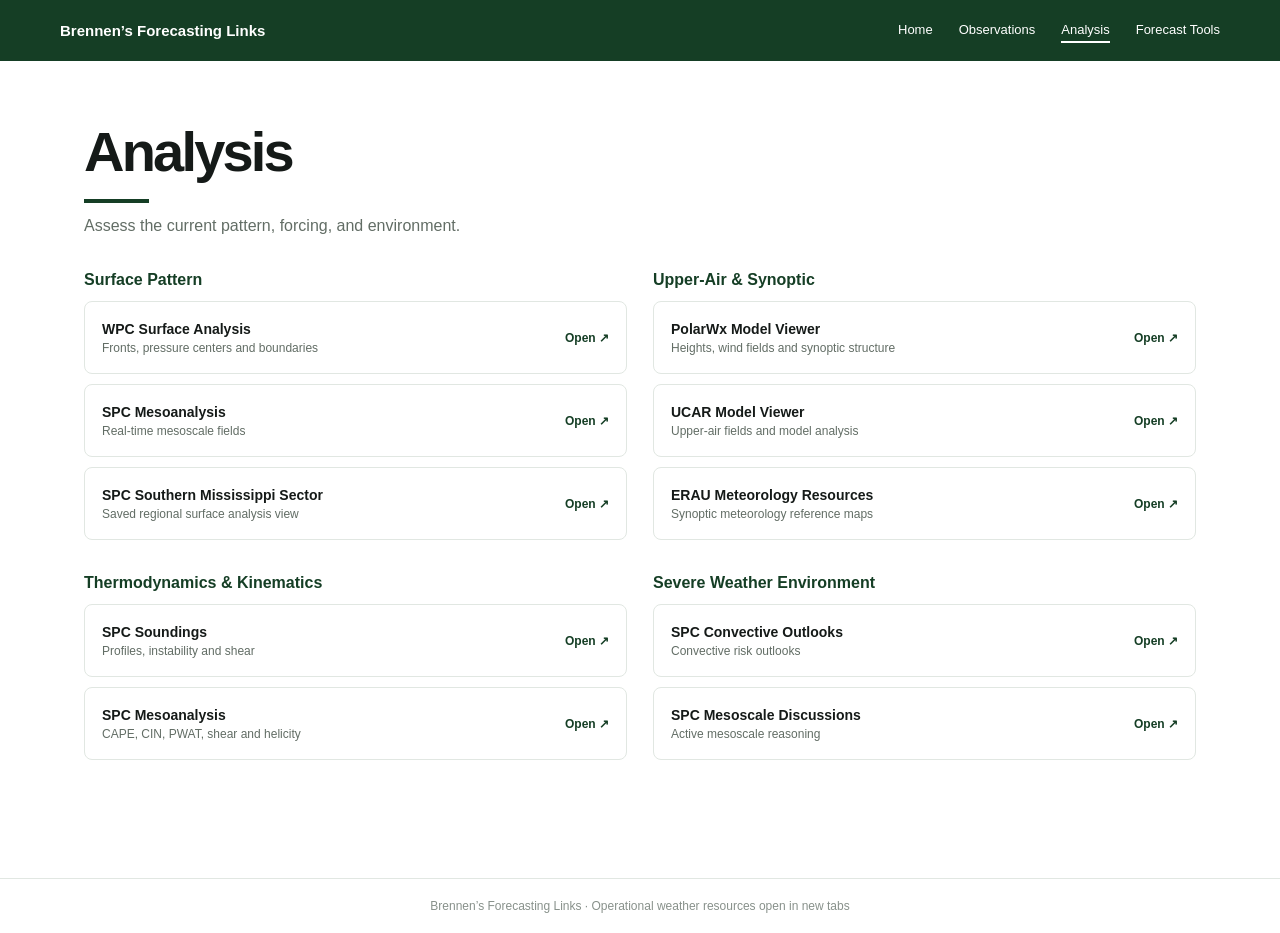
<file: analysis.html>
<!doctype html><html lang="en"><head><meta charset="utf-8"><meta name="viewport" content="width=device-width,initial-scale=1"><meta name="theme-color" content="#153e25"><meta name="description" content="Brennen’s forecasting links: observations, analysis, and forecast tools."><title>Analysis | Brennen’s Forecasting Links</title><link rel="stylesheet" href="style.css"></head><body><header class="top"><a class="brand" href="index.html">Brennen’s Forecasting Links</a><nav class="nav" aria-label="Main navigation"><a href="index.html">Home</a><a href="observations.html">Observations</a><a href="analysis.html" aria-current="page">Analysis</a><a href="forecast-tools.html">Forecast Tools</a></nav></header><main class="wrap"><h1>Analysis</h1><div class="rule"></div><p class="intro">Assess the current pattern, forcing, and environment.</p><div class="sections"><section class="section"><h2>Surface Pattern</h2><div class="links"><a class="link" href="https://www.wpc.ncep.noaa.gov/html/sfc2.shtml" target="_blank" rel="noopener noreferrer"><span><strong>WPC Surface Analysis</strong><small>Fronts, pressure centers and boundaries</small></span><span class="external" aria-hidden="true">Open ↗</span></a><a class="link" href="https://www.spc.noaa.gov/exper/mesoanalysis/" target="_blank" rel="noopener noreferrer"><span><strong>SPC Mesoanalysis</strong><small>Real-time mesoscale fields</small></span><span class="external" aria-hidden="true">Open ↗</span></a><a class="link" href="https://www.spc.noaa.gov/exper/mesoanalysis/new/viewsector.php?sector=19&amp;parm=bigsfc" target="_blank" rel="noopener noreferrer"><span><strong>SPC Southern Mississippi Sector</strong><small>Saved regional surface analysis view</small></span><span class="external" aria-hidden="true">Open ↗</span></a></div></section><section class="section"><h2>Upper-Air &amp; Synoptic</h2><div class="links"><a class="link" href="https://polarwx.com/models/" target="_blank" rel="noopener noreferrer"><span><strong>PolarWx Model Viewer</strong><small>Heights, wind fields and synoptic structure</small></span><span class="external" aria-hidden="true">Open ↗</span></a><a class="link" href="https://weather.ral.ucar.edu/model/" target="_blank" rel="noopener noreferrer"><span><strong>UCAR Model Viewer</strong><small>Upper-air fields and model analysis</small></span><span class="external" aria-hidden="true">Open ↗</span></a><a class="link" href="https://wx.erau.edu/teaching/milsyn/" target="_blank" rel="noopener noreferrer"><span><strong>ERAU Meteorology Resources</strong><small>Synoptic meteorology reference maps</small></span><span class="external" aria-hidden="true">Open ↗</span></a></div></section><section class="section"><h2>Thermodynamics &amp; Kinematics</h2><div class="links"><a class="link" href="https://www.spc.noaa.gov/exper/soundings/" target="_blank" rel="noopener noreferrer"><span><strong>SPC Soundings</strong><small>Profiles, instability and shear</small></span><span class="external" aria-hidden="true">Open ↗</span></a><a class="link" href="https://www.spc.noaa.gov/exper/mesoanalysis/" target="_blank" rel="noopener noreferrer"><span><strong>SPC Mesoanalysis</strong><small>CAPE, CIN, PWAT, shear and helicity</small></span><span class="external" aria-hidden="true">Open ↗</span></a></div></section><section class="section"><h2>Severe Weather Environment</h2><div class="links"><a class="link" href="https://www.spc.noaa.gov/products/outlook/" target="_blank" rel="noopener noreferrer"><span><strong>SPC Convective Outlooks</strong><small>Convective risk outlooks</small></span><span class="external" aria-hidden="true">Open ↗</span></a><a class="link" href="https://www.spc.noaa.gov/products/md/" target="_blank" rel="noopener noreferrer"><span><strong>SPC Mesoscale Discussions</strong><small>Active mesoscale reasoning</small></span><span class="external" aria-hidden="true">Open ↗</span></a></div></section></div></main><footer class="footer">Brennen’s Forecasting Links · Operational weather resources open in new tabs</footer></body></html>
</file>
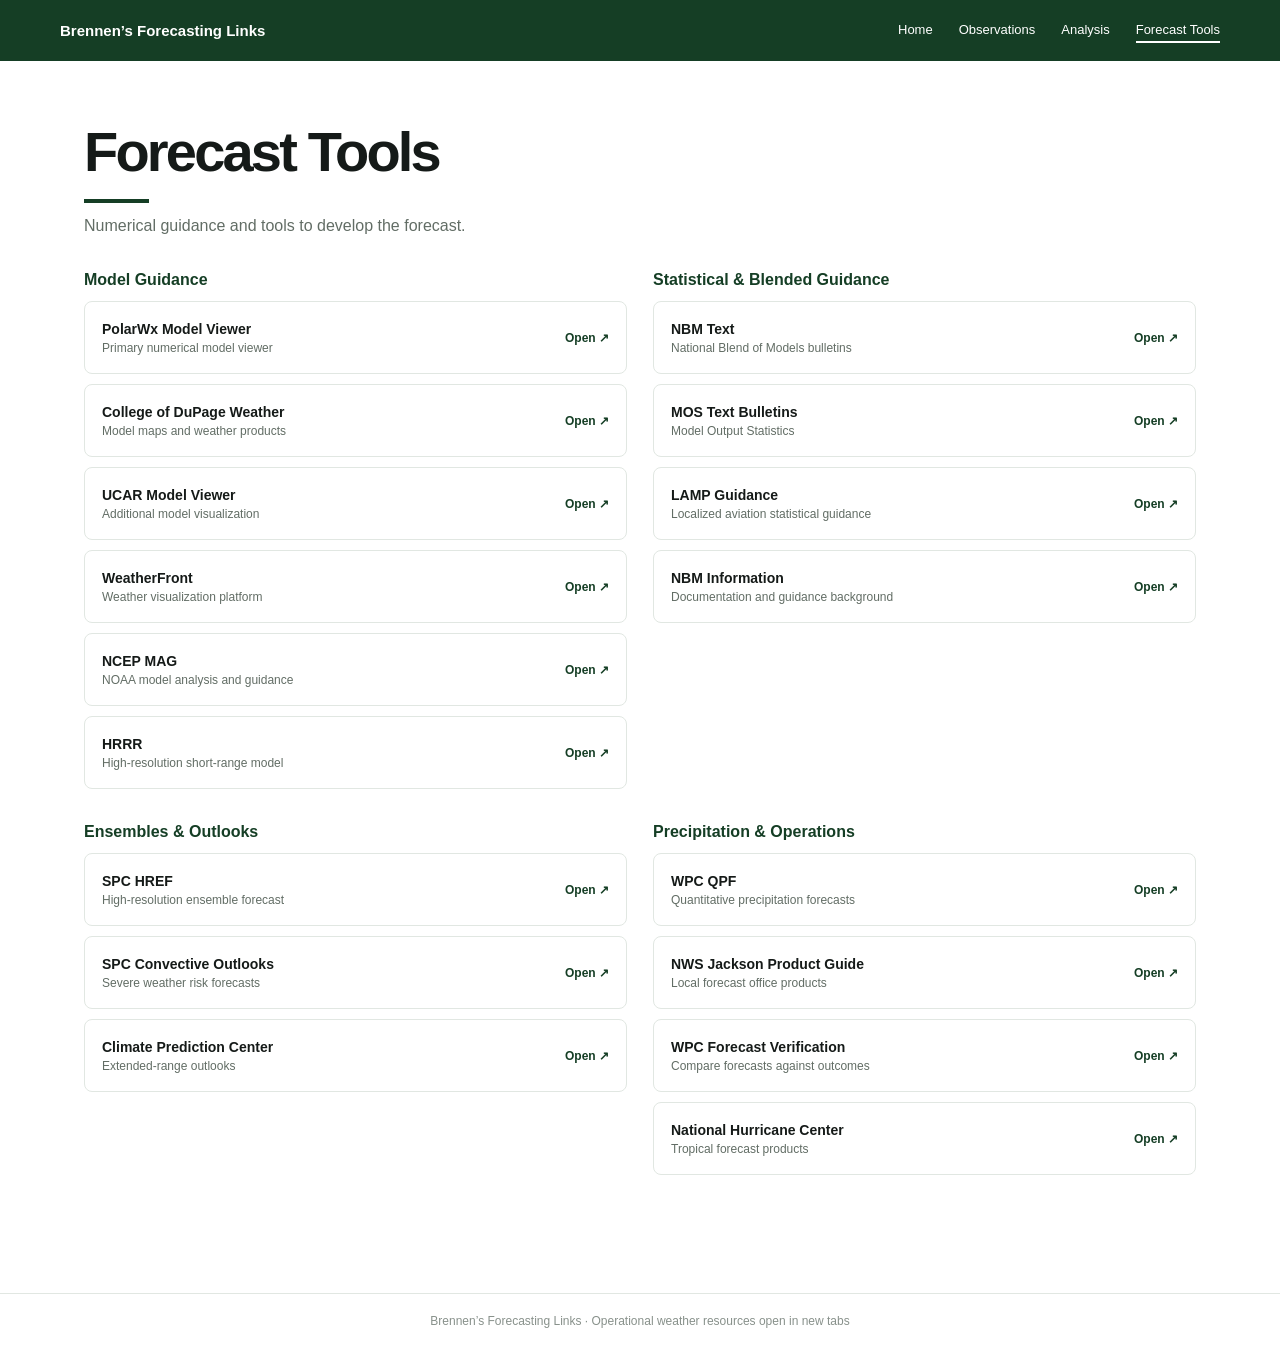
<file: forecast-tools.html>
<!doctype html><html lang="en"><head><meta charset="utf-8"><meta name="viewport" content="width=device-width,initial-scale=1"><meta name="theme-color" content="#153e25"><meta name="description" content="Brennen’s forecasting links: observations, analysis, and forecast tools."><title>Forecast Tools | Brennen’s Forecasting Links</title><link rel="stylesheet" href="style.css"></head><body><header class="top"><a class="brand" href="index.html">Brennen’s Forecasting Links</a><nav class="nav" aria-label="Main navigation"><a href="index.html">Home</a><a href="observations.html">Observations</a><a href="analysis.html">Analysis</a><a href="forecast-tools.html" aria-current="page">Forecast Tools</a></nav></header><main class="wrap"><h1>Forecast Tools</h1><div class="rule"></div><p class="intro">Numerical guidance and tools to develop the forecast.</p><div class="sections"><section class="section"><h2>Model Guidance</h2><div class="links"><a class="link" href="https://polarwx.com/models/" target="_blank" rel="noopener noreferrer"><span><strong>PolarWx Model Viewer</strong><small>Primary numerical model viewer</small></span><span class="external" aria-hidden="true">Open ↗</span></a><a class="link" href="https://weather.cod.edu/" target="_blank" rel="noopener noreferrer"><span><strong>College of DuPage Weather</strong><small>Model maps and weather products</small></span><span class="external" aria-hidden="true">Open ↗</span></a><a class="link" href="https://weather.ral.ucar.edu/model/" target="_blank" rel="noopener noreferrer"><span><strong>UCAR Model Viewer</strong><small>Additional model visualization</small></span><span class="external" aria-hidden="true">Open ↗</span></a><a class="link" href="https://app.weatherfront.com/" target="_blank" rel="noopener noreferrer"><span><strong>WeatherFront</strong><small>Weather visualization platform</small></span><span class="external" aria-hidden="true">Open ↗</span></a><a class="link" href="https://mag.ncep.noaa.gov/" target="_blank" rel="noopener noreferrer"><span><strong>NCEP MAG</strong><small>NOAA model analysis and guidance</small></span><span class="external" aria-hidden="true">Open ↗</span></a><a class="link" href="https://rapidrefresh.noaa.gov/hrrr/" target="_blank" rel="noopener noreferrer"><span><strong>HRRR</strong><small>High-resolution short-range model</small></span><span class="external" aria-hidden="true">Open ↗</span></a></div></section><section class="section"><h2>Statistical &amp; Blended Guidance</h2><div class="links"><a class="link" href="https://www.weather.gov/mdl/nbm_text" target="_blank" rel="noopener noreferrer"><span><strong>NBM Text</strong><small>National Blend of Models bulletins</small></span><span class="external" aria-hidden="true">Open ↗</span></a><a class="link" href="https://www.weather.gov/mdl/mos_getbull" target="_blank" rel="noopener noreferrer"><span><strong>MOS Text Bulletins</strong><small>Model Output Statistics</small></span><span class="external" aria-hidden="true">Open ↗</span></a><a class="link" href="https://lamp.mdl.nws.noaa.gov/lamp/bullform.php" target="_blank" rel="noopener noreferrer"><span><strong>LAMP Guidance</strong><small>Localized aviation statistical guidance</small></span><span class="external" aria-hidden="true">Open ↗</span></a><a class="link" href="https://www.weather.gov/mdl/nbm" target="_blank" rel="noopener noreferrer"><span><strong>NBM Information</strong><small>Documentation and guidance background</small></span><span class="external" aria-hidden="true">Open ↗</span></a></div></section><section class="section"><h2>Ensembles &amp; Outlooks</h2><div class="links"><a class="link" href="https://www.spc.noaa.gov/exper/href/" target="_blank" rel="noopener noreferrer"><span><strong>SPC HREF</strong><small>High-resolution ensemble forecast</small></span><span class="external" aria-hidden="true">Open ↗</span></a><a class="link" href="https://www.spc.noaa.gov/products/outlook/" target="_blank" rel="noopener noreferrer"><span><strong>SPC Convective Outlooks</strong><small>Severe weather risk forecasts</small></span><span class="external" aria-hidden="true">Open ↗</span></a><a class="link" href="https://www.cpc.ncep.noaa.gov/" target="_blank" rel="noopener noreferrer"><span><strong>Climate Prediction Center</strong><small>Extended-range outlooks</small></span><span class="external" aria-hidden="true">Open ↗</span></a></div></section><section class="section"><h2>Precipitation &amp; Operations</h2><div class="links"><a class="link" href="https://www.wpc.ncep.noaa.gov/qpf/qpf2.shtml" target="_blank" rel="noopener noreferrer"><span><strong>WPC QPF</strong><small>Quantitative precipitation forecasts</small></span><span class="external" aria-hidden="true">Open ↗</span></a><a class="link" href="https://www.weather.gov/jan/productguide" target="_blank" rel="noopener noreferrer"><span><strong>NWS Jackson Product Guide</strong><small>Local forecast office products</small></span><span class="external" aria-hidden="true">Open ↗</span></a><a class="link" href="https://www.wpc.ncep.noaa.gov/verification/" target="_blank" rel="noopener noreferrer"><span><strong>WPC Forecast Verification</strong><small>Compare forecasts against outcomes</small></span><span class="external" aria-hidden="true">Open ↗</span></a><a class="link" href="https://www.nhc.noaa.gov/" target="_blank" rel="noopener noreferrer"><span><strong>National Hurricane Center</strong><small>Tropical forecast products</small></span><span class="external" aria-hidden="true">Open ↗</span></a></div></section></div></main><footer class="footer">Brennen’s Forecasting Links · Operational weather resources open in new tabs</footer></body></html>
</file>
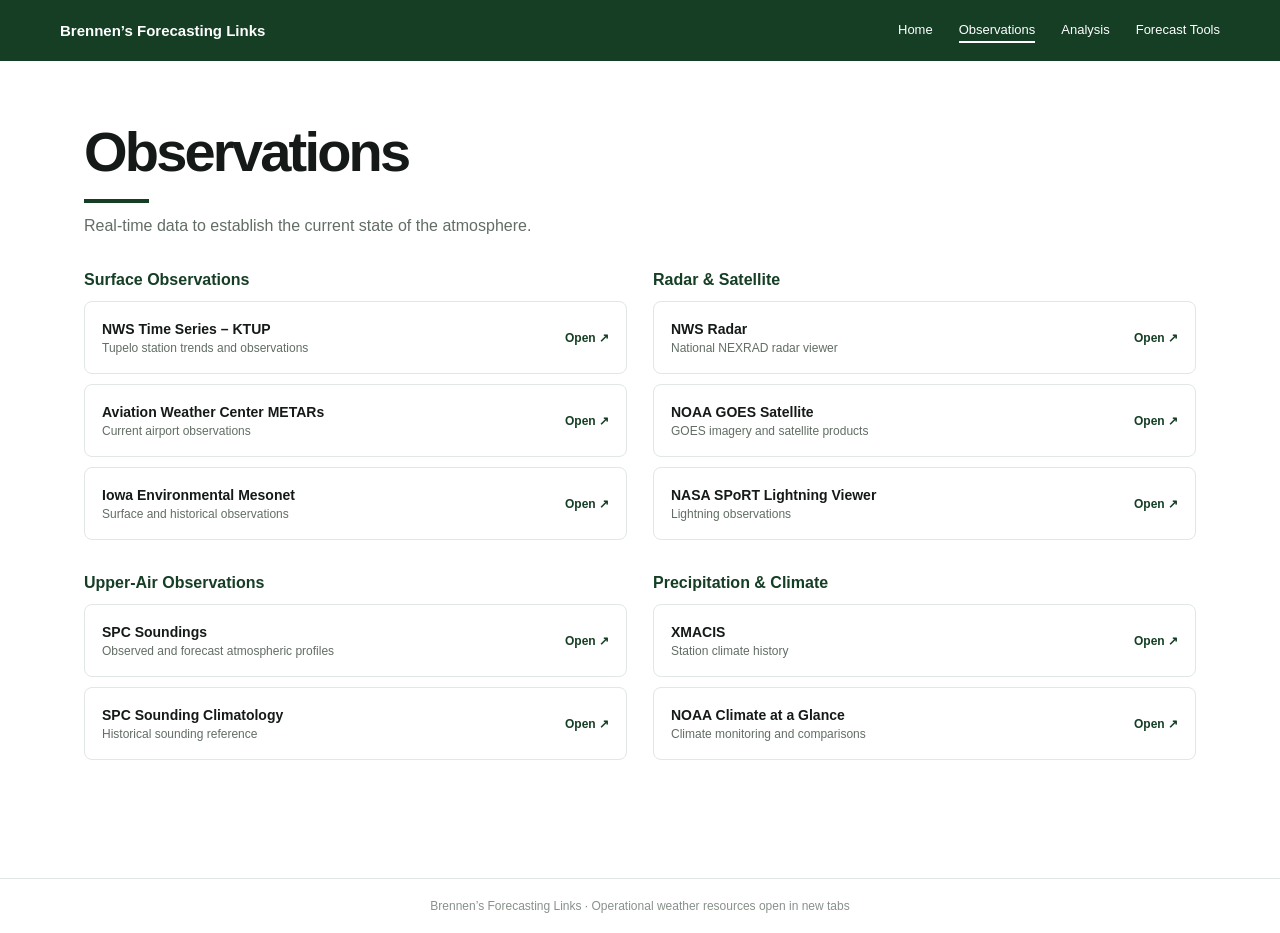
<file: observations.html>
<!doctype html><html lang="en"><head><meta charset="utf-8"><meta name="viewport" content="width=device-width,initial-scale=1"><meta name="theme-color" content="#153e25"><meta name="description" content="Brennen’s forecasting links: observations, analysis, and forecast tools."><title>Observations | Brennen’s Forecasting Links</title><link rel="stylesheet" href="style.css"></head><body><header class="top"><a class="brand" href="index.html">Brennen’s Forecasting Links</a><nav class="nav" aria-label="Main navigation"><a href="index.html">Home</a><a href="observations.html" aria-current="page">Observations</a><a href="analysis.html">Analysis</a><a href="forecast-tools.html">Forecast Tools</a></nav></header><main class="wrap"><h1>Observations</h1><div class="rule"></div><p class="intro">Real-time data to establish the current state of the atmosphere.</p><div class="sections"><section class="section"><h2>Surface Observations</h2><div class="links"><a class="link" href="https://www.weather.gov/wrh/timeseries?site=KTUP" target="_blank" rel="noopener noreferrer"><span><strong>NWS Time Series – KTUP</strong><small>Tupelo station trends and observations</small></span><span class="external" aria-hidden="true">Open ↗</span></a><a class="link" href="https://aviationweather.gov/data/metar/" target="_blank" rel="noopener noreferrer"><span><strong>Aviation Weather Center METARs</strong><small>Current airport observations</small></span><span class="external" aria-hidden="true">Open ↗</span></a><a class="link" href="https://mesonet.agron.iastate.edu/" target="_blank" rel="noopener noreferrer"><span><strong>Iowa Environmental Mesonet</strong><small>Surface and historical observations</small></span><span class="external" aria-hidden="true">Open ↗</span></a></div></section><section class="section"><h2>Radar &amp; Satellite</h2><div class="links"><a class="link" href="https://radar.weather.gov/" target="_blank" rel="noopener noreferrer"><span><strong>NWS Radar</strong><small>National NEXRAD radar viewer</small></span><span class="external" aria-hidden="true">Open ↗</span></a><a class="link" href="https://www.star.nesdis.noaa.gov/goes/" target="_blank" rel="noopener noreferrer"><span><strong>NOAA GOES Satellite</strong><small>GOES imagery and satellite products</small></span><span class="external" aria-hidden="true">Open ↗</span></a><a class="link" href="https://weather.ndc.nasa.gov/sport/lightning-viewer/" target="_blank" rel="noopener noreferrer"><span><strong>NASA SPoRT Lightning Viewer</strong><small>Lightning observations</small></span><span class="external" aria-hidden="true">Open ↗</span></a></div></section><section class="section"><h2>Upper-Air Observations</h2><div class="links"><a class="link" href="https://www.spc.noaa.gov/exper/soundings/" target="_blank" rel="noopener noreferrer"><span><strong>SPC Soundings</strong><small>Observed and forecast atmospheric profiles</small></span><span class="external" aria-hidden="true">Open ↗</span></a><a class="link" href="https://www.spc.noaa.gov/exper/soundingclimov2/" target="_blank" rel="noopener noreferrer"><span><strong>SPC Sounding Climatology</strong><small>Historical sounding reference</small></span><span class="external" aria-hidden="true">Open ↗</span></a></div></section><section class="section"><h2>Precipitation &amp; Climate</h2><div class="links"><a class="link" href="https://xmacis.rcc-acis.org/" target="_blank" rel="noopener noreferrer"><span><strong>XMACIS</strong><small>Station climate history</small></span><span class="external" aria-hidden="true">Open ↗</span></a><a class="link" href="https://www.ncei.noaa.gov/access/monitoring/climate-at-a-glance/" target="_blank" rel="noopener noreferrer"><span><strong>NOAA Climate at a Glance</strong><small>Climate monitoring and comparisons</small></span><span class="external" aria-hidden="true">Open ↗</span></a></div></section></div></main><footer class="footer">Brennen’s Forecasting Links · Operational weather resources open in new tabs</footer></body></html>
</file>
<file: style.css>
:root{--green:#153e25;--ink:#151a18;--muted:#626d65;--line:#e1e7e2}*{box-sizing:border-box}body{margin:0;background:#fff;color:var(--ink);font-family:Inter,Arial,Helvetica,sans-serif}a{text-decoration:none;color:inherit}.top{background:var(--green);color:white;padding:18px max(24px,calc((100vw - 1160px)/2));display:flex;justify-content:space-between;align-items:center;gap:20px}.brand{font-weight:750;font-size:15px}.nav{display:flex;gap:26px;flex-wrap:wrap}.nav a{font-size:13px;padding:4px 0;border-bottom:2px solid transparent}.nav a[aria-current=page]{border-color:#fff}.nav a:hover{border-color:#bdd3c2}.wrap{max-width:1160px;margin:0 auto;padding:58px 24px}.wrap h1{font-size:clamp(38px,5vw,56px);letter-spacing:-.05em;margin:0}.rule{height:4px;width:65px;background:var(--green);margin:15px 0 14px}.intro{color:var(--muted);font-size:16px;margin:0 0 36px}.home{min-height:calc(100vh - 65px);display:flex;align-items:center;justify-content:center;text-align:center;padding:50px 20px}.home-inner{width:min(100%,1060px)}.eyebrow{letter-spacing:.38em;font-size:clamp(15px,2vw,23px);font-weight:600}.home h1{font-size:clamp(38px,6vw,72px);font-weight:850;letter-spacing:-.045em;margin:16px 0 0;text-transform:uppercase}.home .rule{margin:26px auto 65px;width:110px;height:6px}.choices{display:grid;grid-template-columns:repeat(3,1fr);gap:12px}.choice{background:var(--green);color:#fff;padding:32px 10px;border-radius:9px;font-size:clamp(17px,2.2vw,26px);font-weight:800;text-transform:uppercase;transition:background .15s,transform .15s}.choice:hover{background:#245e39;transform:translateY(-2px)}.sections{display:grid;grid-template-columns:repeat(2,minmax(0,1fr));gap:34px 26px}.section h2{font-size:16px;margin:0 0 12px;color:var(--green)}.links{display:grid;gap:10px}.link{border:1px solid var(--line);border-radius:8px;padding:15px 17px;display:flex;justify-content:space-between;align-items:center;gap:12px;min-height:73px;transition:background .15s,border-color .15s}.link:hover{background:#f4f8f4;border-color:#adc5b2}.link strong{font-size:14px;display:block}.link small{font-size:12px;color:var(--muted);display:block;margin-top:4px}.external{font-size:12px;color:var(--green);font-weight:650;white-space:nowrap}.footer{border-top:1px solid var(--line);padding:20px 24px;color:#88918b;text-align:center;font-size:12px;margin-top:60px}@media(max-width:700px){.top{padding:18px 20px;align-items:flex-start;flex-direction:column}.nav{gap:17px}.wrap{padding:38px 20px}.sections{grid-template-columns:1fr}.choices{grid-template-columns:1fr}.home .rule{margin-bottom:35px}.choice{padding:25px 10px}}:focus-visible{outline:3px solid #78ac82;outline-offset:3px}
</file>
